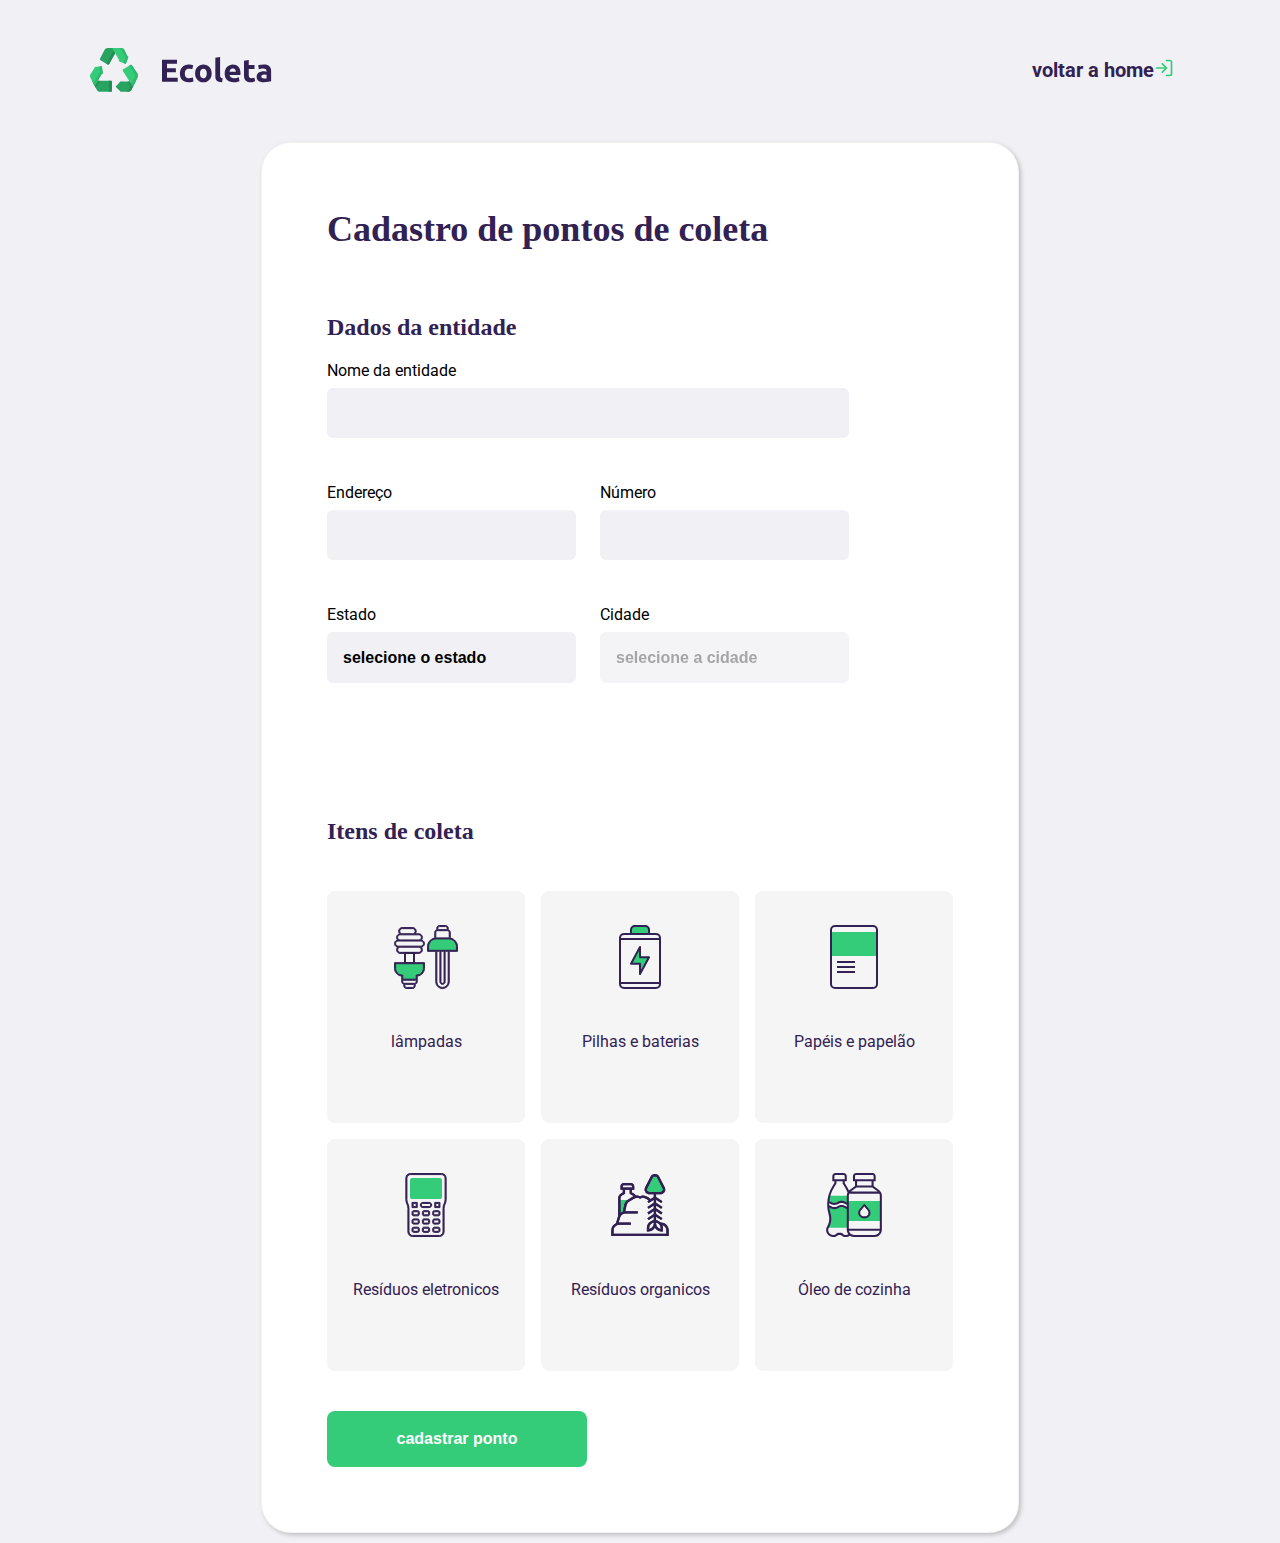
<file: create.html>
<!DOCTYPE html>
<html lang="en">
<head>
    <meta charset="UTF-8">
    <meta name="viewport" content="width=device-width, initial-scale=1.0">
    <title>E-Coleta</title>
    <link href="https://fonts.googleapis.com/css2?family=Roboto&Ubuntu,wght@0,300;1,300&display=swap" rel="stylesheet">
    

    <link rel="stylesheet" href="styles/create.css">
    
    <link rel="shortcut icon" href="assets/logo.svg" type="image/x-icon">

</head>
<body>

    <div id="page-home">

        <div class="content" >
            <header>
                <img  class="logo" src="assets/logo.svg" alt="logomarca">
                
                <a href="/"> voltar a home
                    <span>

                    </span>
                </a>
            </header>

            <div class="caixa" >
                <form action="">
                    <h1>
                        Cadastro de pontos de coleta
                    </h1>
    
                    <fieldset>
                        <legend>
                            <h2>
                               Dados da entidade 
                            </h2>
    
                            <div class="field">
                                <label for="nome da entidade"> 
                                    Nome da entidade
                                </label>
                                <input type="text"  name="name">
    
                            </div>
    
                            <div class="field-group">
    
                              <div class="field">
                                <label for="adress"> 
                                    Endereço
                                </label>
                                <input type="text"  name="adress">
                                </div>
    
                                <div class="field">
                                <label for="adress2"> 
                                    Número
                                </label>
                                <input type="number"  name="adress2">
                                </div>  
    
                            </div>
    
                            <div class="field-group">
    
                                <div class="field">
                                  <label for="state"> 
                                      Estado
                                  </label>
                                  <select name="uf">
                                      <option value="">
                                          selecione o estado
                                      </option>
                                  </select>
                                  </div>
      
                                  <div class="field">
                                    <label for="city"> 
                                        Cidade
                                    </label>
                                    <select name="city" disabled >
                                        <option value="">
                                            selecione a cidade
                                        </option>
                                    </select>
                                    </div>
                              </div>
                        </legend>
    
                    </fieldset>



                    <fieldset>

                        <legend>
                            <h2>
                                Itens de coleta
                            </h2>
                        </legend>


                        <div class="itens-grid">
                            <li data-id="1">
                                <img src="assets/lampadas.svg" alt="lâmpadas">
                                <span>
                                    lâmpadas
                                </span>
                            </li>

                            <li data-id="2" >
                                <img src="assets/baterias.svg" alt="Pilhas e baterias">
                                <span>
                                    Pilhas e baterias
                                </span>
                            </li>

                            <li data-id="3" >
                                <img src="assets/papeis-papelao.svg" alt="Papéis e papelão">
                                <span>
                                    Papéis e papelão
                                </span>
                            </li>

                            <li data-id="4" >
                                <img src="assets/eletronicos.svg" alt="Resíduos eletronicos">
                                <span>
                                    Resíduos eletronicos
                                </span>
                            </li>

                            <li data-id="5" >
                                <img src="assets/organicos.svg" alt="Resíduos organicos">
                                <span>
                                    Resíduos organicos
                                </span>
                            </li>

                            <li data-id="6" >
                                <img src="assets/oleo.svg" alt="Óleo de cozinha">
                                <span>
                                    Óleo de cozinha
                                </span>
                            </li>

                        </div>

                    </fieldset>
    
                    <button type="submit">
                        cadastrar ponto
                    </button>
    
                </form>
            </div>
        </div>
    </div>

    <script defer src="scripts/create.js"></script>

</body>
</html>
</file>
<file: styles/create.css>
html{
    font-family: 'Roboto', 'sans-serif';
}

body{
    background-color: #f0f0f5;
    -webkit-font-smoothing: antialiased;
}

a{
    text-decoration: none;
}

*{
    margin: 0;
    padding: 0;
}

:root{
    --title-color: #322153;
    --primary-color: #34cb79;
}

h1, h2, h3, h4, h5, h6{
    font-family: 'Ubuntu', 'sans-serif';
    color: var(--title-color)
}

#page-home{
    height: 1000px;
    display: flex;
}

.content{
    width: 90%;
    max-width: 1100px;
    margin: 0 auto;
    height: 70%;
    display: flex;
    left: rigth;
    flex-direction: column;
}

#page-home header{
    display: flex;
    align-items: center;
    justify-content: space-between;
    margin-top: 48px;
}

#page-home header a{
    display: flex;
    color: var(--title-color);
    font-weight: 700;
    font-size: 20px;
    margin-left: 30px;
}

#page-home header a span{
    display: flex;
    margin-right: 16px;
    background: url('../assets/log-in.svg');
    width: 20px;
    height: 20px;
}

#page-home main{
    max-width: 560px;
    height: 300px;
    width: 440px;
    flex: 1;
    display: flex;
    flex-direction: column;
    justify-content: center;
}

#page-home header{
    font-size: 14px;
}

#page-home main p{
    font-size: 24px;
    line-height: 30px;
    margin-top: 24px;
}

#page-home main a{
    width: 100%;
    max-width: 360px;
    height: 72px;
    border-radius: 8px;
    display: flex;
    align-items: center;
    margin-top: 40px;
    transition: 200ms;
    background: var(--primary-color);
    font-weight: bold;
    color: #f0f0f5;
  

}

#page-home main a:hover{
    background-color: #2fb86e;
}

#page-home main a span{
    width: 72px;
    height: 72px;
    display: flex;
    justify-content: center;
    align-items: center;
    background-color: rgba(0, 0, 0, 0.08);
}

#page-home main a  span::after{
    content: " ";
    background-image: url('../assets/search.svg');
    width: 20px;
    height: 20px;

}

#page-home main a strong{
    flex: 1;
    text-align: center;
}

.caixa{
    display: flex;
    width: 800px;
    height: 1500px;
    margin: 40px auto;
}


form{
    background-color: #fff;
    margin: 10px auto;
    padding: 65px;
    max-width: 780px;
    border-radius: 30px;
    border: 0.5px solid rgba(219, 219, 219, 0.342);
    box-shadow: 2px 2px 4px rgba(99, 99, 99, 0.342);
}

form h1{
    font-size: 36px;
}

form fieldset{
    margin-top: 64px;
    border: 0;
}

form legend{
    margin-bottom: 46px;
}

label{
    margin: 20px 0 8px;
}

form legend h2{
    font-size: 24px;
}

form .field{
    display: flex;
    flex: 1;
    flex-direction: column;
    margin-bottom: 25px;
}

form .field-group{
    display: flex;
}

form .field-group .field + .field {
    margin-left: 24px;
}

form input{
    background-color: #f0f0f5;
    border-color: #f0f0f5;
    border-radius: 6px;
    padding: 16px 15px;
    font-size: 16px;
    transition: 200ms;
    font-weight: bold;
    outline: none;
    border: none;
}


form select{
    background-color: #f0f0f5;
    border-color: #f0f0f5;
    border-radius: 6px;
    padding: 16px 15px;
    font-size: 16px;
    transition: 200ms;
    font-weight: bold;
    outline: none;

}

form select{
    -webkit-appearance: none;
    -moz-appearance: none;
    appearance: none;
}

form button{
    width: 260px;
    height: 56px;

    background-color: var(--primary-color);
    border-radius: 8px;

    color: #fff;
    font-weight: bold;
    font-size: 16px;

    border: 0;

    margin-top: 40px;

    transition: 200ms;
    outline: none;
}

.itens-grid{
    display: grid;
    grid-template-columns: 1fr 1fr 1fr;
    gap: 16px;
}

.itens-grid li{
    background-color: #f5f5f5;
    list-style: none;
    border: 2px solid #f5f5f5;
    border-radius: 8px;
    height: 180px;
    padding: 32px 24px 16px;
    display: flex;
    flex-direction: column;
    align-items: center;
    justify-content: space-between;
    text-align: center;
    cursor: pointer;
}

.itens-grid li span{
    flex: 1;
    display: flex;
    align-items: center;
    color: var(--title-color);
    margin-bottom: 12px;
}

.itens-grid li span,
.itens-grid li img{
    pointer-events: none;
}

.itens-grid li.selected{
    background-color: #e1faec;
    border: 3px solid #34cb79;
}


@media(max-width: 900px){
    #page-home{
        background-image: none;
        width: 900px;
        height: 100%;
        display: flex;
        margin-left: 100px;
        justify-content: space-between;
    }

    .content{
        display: flex;
        align-items: center;
        font-size: 20px;
        justify-content: space-between;
    }

    #page-home header{
        font-size: 14px;
        display: flex;
        justify-content: space-between;
    }

    .cadastro{
        width: -20px;
    }

    form{
        display: flex;
        flex-direction: column;
    }
}


    @media(max-width: 380){
    #page-home{
        background-image: none;
        width: 380px;
        height: 100%;
        display: flex;
        margin-left: 100px;
    }

    .content{
        display: flex;
        justify-content: center;
        align-items: center;
        flex-direction: column;
    }



    .logo{
        margin-left: 150px;
    }
}
</file>
